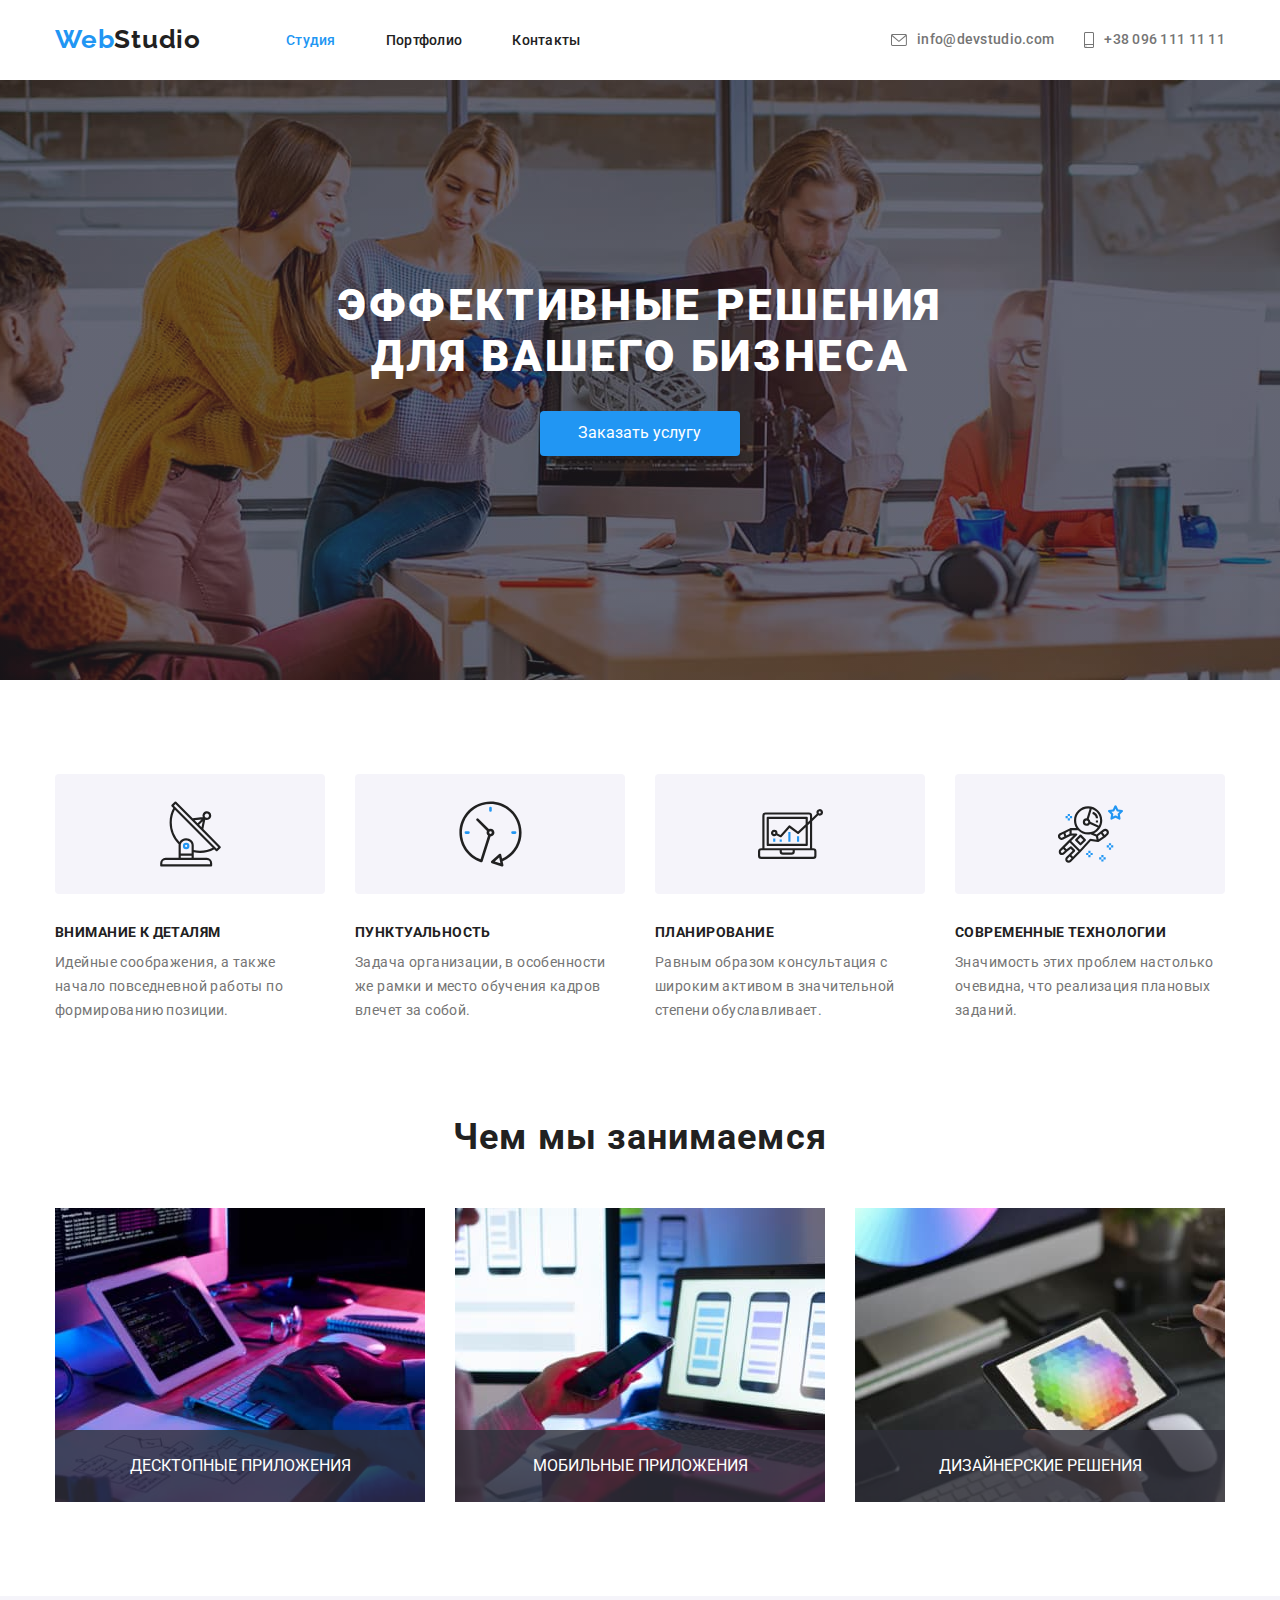
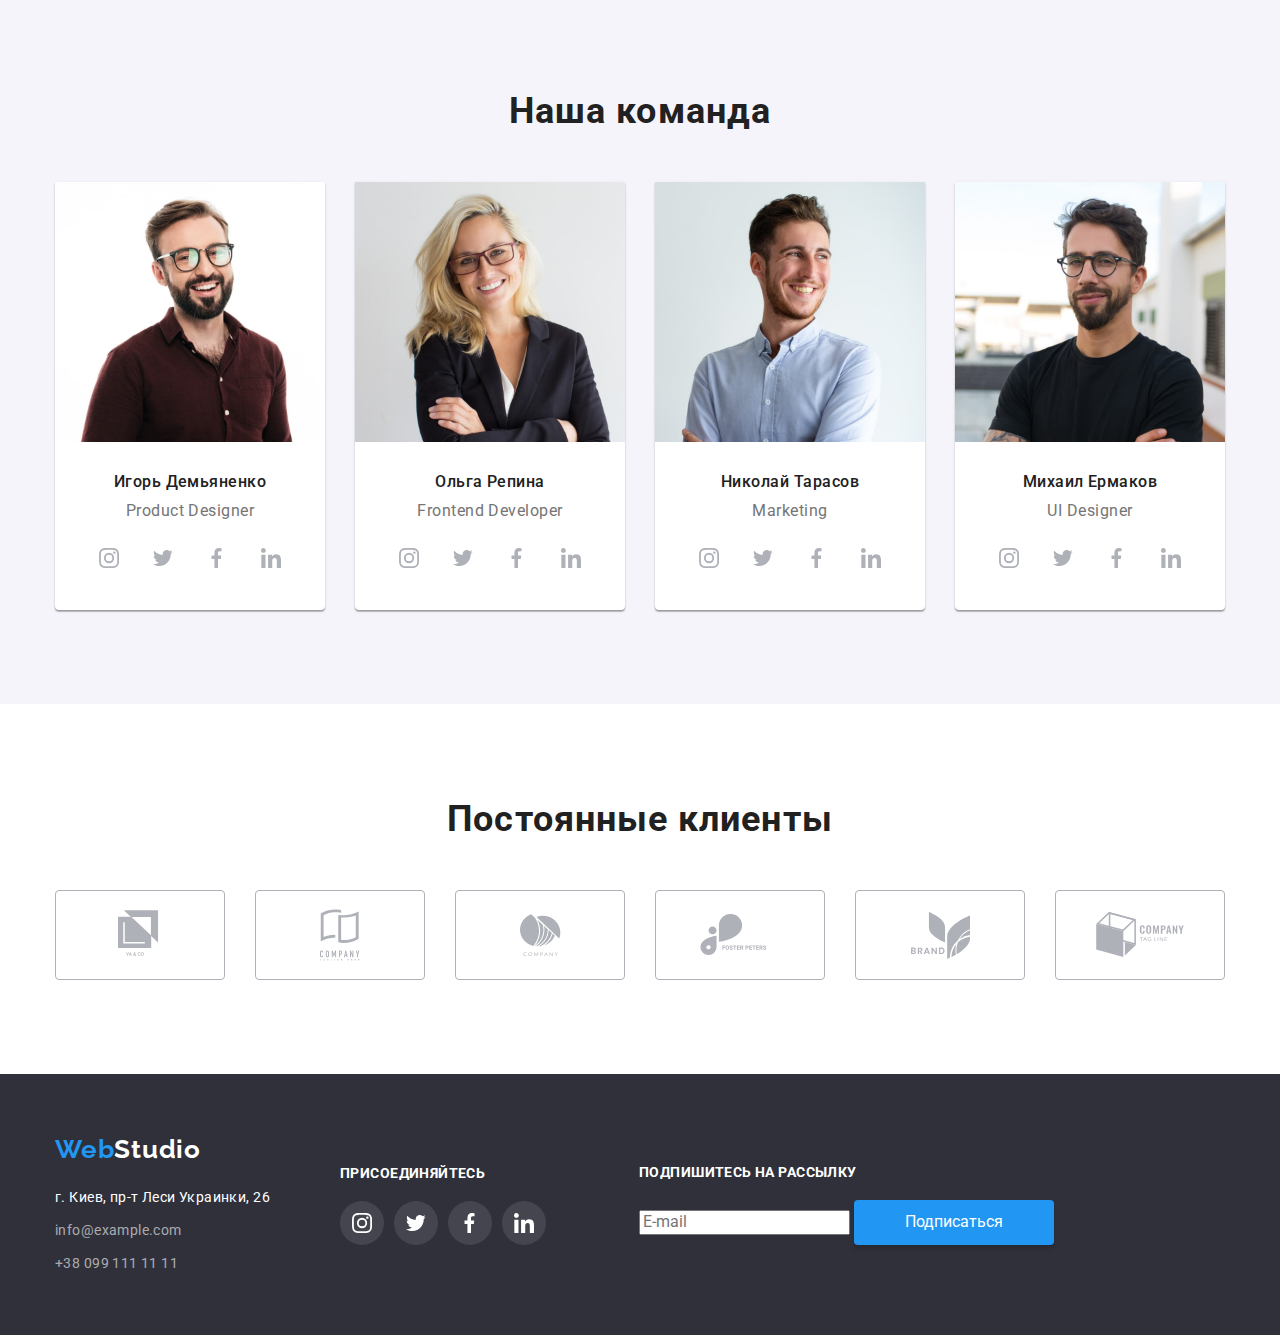
<file: index.html>
<!DOCTYPE html>
<html lang="ru">
  <head>
    <meta charset="UTF-8" />
    <meta name="viewport" content="width=device-width, initial-scale=1.0" />
    <title>WebStudio</title>
    <link
      href="https://fonts.googleapis.com/css2?family=Roboto&display=swap"
      rel="stylesheet"
    />
    <link
      href="https://fonts.googleapis.com/css2?family=Roboto:wght@500&display=swap"
      rel="stylesheet"
    />
    <link
      href="https://fonts.googleapis.com/css2?family=Raleway:wght@700&display=swap"
      rel="stylesheet"
    />
    <link
      rel="stylesheet"
      href="https://cdnjs.cloudflare.com/ajax/libs/modern-normalize/0.7.0/modern-normalize.min.css"
    />
    <link rel="stylesheet" href="./css/studio.css" />
    <link rel="stylesheet" href="./css/main.css" />
  </head>
  <body>
    <!--Шапка сайта-->

    <header class="header">
      <div class="container">
        <nav class="navigation">
          <a class="logo" href="index.html">
            <span class="logo-web">Web</span>Studio
          </a>
          <ul class="site-nav">
            <li class="site-nav-list">
              <a class="current" href="index.html">Студия</a>
            </li>
            <li class="site-nav-list">
              <a href="./portfolio.html">Портфолио</a>
            </li>
            <li class="site-nav-list">
              <a href="#contacts">Контакты</a>
            </li>
          </ul>

          <ul class="contacts">
            <li class="contacts-list">
              <a class="mail-link" href="mailto:info@devstudio.com">
                <svg class="envelope-icon" width="16" height="12">
                  <use href="./img/svg/sprite.svg#icon-envelope"></use>
                </svg>
                info@devstudio.com
              </a>
            </li>
            <li class="contacts-list">
              <a class="tel-link" href="tel:+380961111111">
                <svg class="smartphone-icon" width="10" height="16">
                  <use href="./img/svg/sprite.svg#icon-smartphone"></use>
                </svg>
                +38 096 111 11 11
              </a>
            </li>
          </ul>
        </nav>
      </div>
    </header>

    <main>
      <!--герой-->
      <section class="section-hero">
        <div class="hero-container">
          <h1 class="hero-text">
            Эффективные решения <br />
            для вашего бизнеса
          </h1>
          <button class="button">Заказать услугу</button>
        </div>
      </section>
      <!-- Особенности -->

      <section class="section">
        <div class="container">
          <ul class="features">
            <li class="list antenna">
              <div class="features-background">
                <svg class="features-item" width="65" height="70">
                  <use
                    class="element"
                    href="./img/svg/sprite.svg#icon-antenna"
                  ></use>
                </svg>
              </div>

              <h2 class="features-title">
                Внимание к деталям
              </h2>
              <p class="features-text">
                Идейные соображения, а также начало повседневной работы по
                формированию позиции.
              </p>
            </li>

            <li class="list clock">
              <div class="features-background">
                <svg class="features-item" width="65" height="70">
                  <use href="./img/svg/sprite.svg#icon-clock"></use>
                </svg>
              </div>
              <h2 class="features-title">
                Пунктуальность
              </h2>
              <p class="features-text">
                Задача организации, в особенности же рамки и место обучения
                кадров влечет за собой.
              </p>
            </li>

            <li class="list icon-diagram">
              <div class="features-background">
                <svg class="features-item" width="65" height="70">
                  <use href="./img/svg/sprite.svg#icon-laptop"></use>
                </svg>
              </div>
              <h2 class="features-title">
                Планирование
              </h2>
              <p class="features-text">
                Равным образом консультация с широким активом в значительной
                степени обуславливает.
              </p>
            </li>

            <li class="list icon-astronaut">
              <div class="features-background">
                <svg class="features-item" width="65" height="70">
                  <use href="./img/svg/sprite.svg#icon-astronaut"></use>
                </svg>
              </div>
              <h2 class="features-title">
                Современные технологии
              </h2>
              <p class="features-text">
                Значимость этих проблем настолько очевидна, что реализация
                плановых заданий.
              </p>
            </li>
          </ul>
        </div>

        <!-- Чем мы занимаемся -->

        <div class="container">
          <h3 class="heading">Чем мы занимаемся</h3>
          <ul class="work-examples">
            <li class="list">
              <div class="work-pic-container">
                <img
                  class="work-pic"
                  src="./img/what-we-do/imgLT.jpg"
                  alt="на фото ноутбук"
                />

                <p class="work-text">Десктопные приложения</p>
              </div>
            </li>
            <li class="list">
              <div class="work-pic-container">
                <img
                  class="work-pic"
                  src="./img/what-we-do/secondLT.jpg"
                  alt="картинка мобильного телефона"
                />
                <p class="work-text">Мобильные приложения</p>
              </div>
            </li>
            <li class="list">
              <div class="work-pic-container">
                <img
                  class="work-pic"
                  src="./img/what-we-do/tablet.jpg"
                  alt="картинка компьютера от компании Эпл"
                />
                <p class="work-text">Дизайнерские решения</p>
              </div>
            </li>
          </ul>
        </div>
      </section>

      <!-- Наша команда -->

      <section class="section section-team">
        <div class="container">
          <h3 class="heading">Наша команда</h3>
          <ul class="team">
            <li class="list">
              <img
                class="photo"
                src="./img/team/igordemianenko.jpg"
                alt="На фото Игорь Демьяненко, дизайнер продукта"
                width="270"
              />
              <div class="team-elements">
                <h4 class="names">Игорь Демьяненко</h4>
                <p class="profession">
                  Product Designer
                </p>
                <ul class="socials">
                  <li class="socials-list">
                    <a
                      class="link"
                      href="https://www.instagram.com/"
                      target="_blank"
                      rel="noreferrer noopener"
                    >
                      <svg class="socials-icon" width="20" height="20">
                        <use href="./img/svg/sprite.svg#icon-instagram"></use>
                      </svg>
                    </a>
                  </li>
                  <li class="socials-list">
                    <a
                      class="link"
                      href="https://twitter.com/"
                      target="_blank"
                      rel="noreferrer noopener"
                    >
                      <svg class="socials-icon" width="20" height="20">
                        <use href="./img/svg/sprite.svg#icon-twitter"></use>
                      </svg>
                    </a>
                  </li>
                  <li class="socials-list">
                    <a
                      class="link"
                      href="https://www.facebook.com/"
                      target="_blank"
                      rel="noreferrer noopener"
                    >
                      <svg class="socials-icon" width="20" height="20">
                        <use href="./img/svg/sprite.svg#icon-facebook"></use>
                      </svg>
                    </a>
                  </li>
                  <li class="socials-list">
                    <a
                      class="link"
                      href="https://www.linkedin.com/"
                      target="_blank"
                      rel="noreferrer noopener"
                    >
                      <svg class="socials-icon" width="20" height="20">
                        <use href="./img/svg/sprite.svg#icon-linkedin"></use>
                      </svg>
                    </a>
                  </li>
                </ul>
              </div>
            </li>

            <li class="list">
              <img
                class="photo"
                src="./img/team/olgarepina.jpg"
                alt="На фото Ольга Репина, веб разработчик"
                width="270"
              />
              <div class="team-elements">
                <h4 class="names">Ольга Репина</h4>
                <p class="profession">
                  Frontend Developer
                </p>
                <ul class="socials">
                  <li class="socials-list">
                    <a
                      class="link"
                      href="https://www.instagram.com/"
                      target="_blank"
                      rel="noreferrer noopener"
                    >
                      <svg class="socials-icon" width="20" height="20">
                        <use href="./img/svg/sprite.svg#icon-instagram"></use>
                      </svg>
                    </a>
                  </li>
                  <li class="socials-list">
                    <a
                      class="link"
                      href="https://twitter.com/"
                      target="_blank"
                      rel="noreferrer noopener"
                    >
                      <svg class="socials-icon" width="20" height="20">
                        <use href="./img/svg/sprite.svg#icon-twitter"></use>
                      </svg>
                    </a>
                  </li>
                  <li class="socials-list">
                    <a
                      class="link"
                      href="https://www.facebook.com/"
                      target="_blank"
                      rel="noreferrer noopener"
                    >
                      <svg class="socials-icon" width="20" height="20">
                        <use href="./img/svg/sprite.svg#icon-facebook"></use>
                      </svg>
                    </a>
                  </li>
                  <li class="socials-list">
                    <a
                      class="link"
                      href="https://www.linkedin.com/"
                      target="_blank"
                      rel="noreferrer noopener"
                    >
                      <svg class="socials-icon" width="20" height="20">
                        <use href="./img/svg/sprite.svg#icon-linkedin"></use>
                      </svg>
                    </a>
                  </li>
                </ul>
              </div>
            </li>

            <li class="list">
              <img
                class="photo"
                src="./img/team/nikolaitarasov.jpg"
                alt="На фото Николай Тарасов, маркетолог"
                width="270"
              />
              <div class="team-elements">
                <h4 class="names">Николай Тарасов</h4>
                <p class="profession">
                  Marketing
                </p>
                <ul class="socials">
                  <li class="socials-list">
                    <a
                      class="link"
                      href="https://www.instagram.com/"
                      target="_blank"
                      rel="noreferrer noopener"
                    >
                      <svg class="socials-icon" width="20" height="20">
                        <use href="./img/svg/sprite.svg#icon-instagram"></use>
                      </svg>
                    </a>
                  </li>
                  <li class="socials-list">
                    <a
                      class="link"
                      href="https://twitter.com/"
                      target="_blank"
                      rel="noreferrer noopener"
                    >
                      <svg class="socials-icon" width="20" height="20">
                        <use href="./img/svg/sprite.svg#icon-twitter"></use>
                      </svg>
                    </a>
                  </li>
                  <li class="socials-list">
                    <a
                      class="link"
                      href="https://www.facebook.com/"
                      target="_blank"
                      rel="noreferrer noopener"
                    >
                      <svg class="socials-icon" width="20" height="20">
                        <use href="./img/svg/sprite.svg#icon-facebook"></use>
                      </svg>
                    </a>
                  </li>
                  <li class="socials-list">
                    <a
                      class="link"
                      href="https://www.linkedin.com/"
                      target="_blank"
                      rel="noreferrer noopener"
                    >
                      <svg class="socials-icon" width="20" height="20">
                        <use href="./img/svg/sprite.svg#icon-linkedin"></use>
                      </svg>
                    </a>
                  </li>
                </ul>
              </div>
            </li>

            <li class="list">
              <img
                class="photo"
                src="./img/team/mikhailiermakov.jpg"
                alt="На фото Михаил Ермаков, дизайнер"
                width="270"
              />
              <div class="team-elements">
                <h4 class="names">Михаил Ермаков</h4>
                <p class="profession">
                  UI Designer
                </p>
                <ul class="socials">
                  <li class="socials-list">
                    <a
                      class="link"
                      href="https://www.instagram.com/"
                      target="_blank"
                      rel="noreferrer noopener"
                    >
                      <svg class="socials-icon" width="20" height="20">
                        <use href="./img/svg/sprite.svg#icon-instagram"></use>
                      </svg>
                    </a>
                  </li>
                  <li class="socials-list">
                    <a
                      class="link"
                      href="https://twitter.com/"
                      target="_blank"
                      rel="noreferrer noopener"
                    >
                      <svg class="socials-icon" width="20" height="20">
                        <use href="./img/svg/sprite.svg#icon-twitter"></use>
                      </svg>
                    </a>
                  </li>
                  <li class="socials-list">
                    <a
                      class="link"
                      href="https://www.facebook.com/"
                      target="_blank"
                      rel="noreferrer noopener"
                    >
                      <svg class="socials-icon" width="20" height="20">
                        <use href="./img/svg/sprite.svg#icon-facebook"></use>
                      </svg>
                    </a>
                  </li>
                  <li class="socials-list">
                    <a
                      class="link"
                      href="https://www.linkedin.com/"
                      target="_blank"
                      rel="noreferrer noopener"
                    >
                      <svg class="socials-icon" width="20" height="20">
                        <use href="./img/svg/sprite.svg#icon-linkedin"></use>
                      </svg>
                    </a>
                  </li>
                </ul>
              </div>
            </li>
          </ul>
        </div>
      </section>

      <!-- Постоянные клиенты -->

      <section class="section">
        <div class="container">
          <h3 class="heading">Постоянные клиенты</h3>
          <ul class="clients">
            <li class="list">
              <a href="" class="clients-icon">
                <svg class="" width="44.27" height="49.23">
                  <use href="./img/svg/sprite.svg#icon-a-client"></use>
                </svg>
              </a>
            </li>
            <li class="list">
              <a href="" class="clients-icon">
                <svg class="" width="40" height="52">
                  <use href="./img/svg/sprite.svg#icon-b-client"></use>
                </svg>
              </a>
            </li>
            <li class="list">
              <a href="" class="clients-icon">
                <svg class="" width="41" height="42.6">
                  <use href="./img/svg/sprite.svg#icon-c-client"></use>
                </svg>
              </a>
            </li>
            <li class="list">
              <a href="" class="clients-icon">
                <svg class="" width="79.66" height="42.02">
                  <use href="./img/svg/sprite.svg#icon-d-client"></use>
                </svg>
              </a>
            </li>
            <li class="list">
              <a href="" class="clients-icon">
                <svg class="" width="59" height="47">
                  <use href="./img/svg/sprite.svg#icon-e-client"></use>
                </svg>
              </a>
            </li>
            <li class="list">
              <a href="" class="clients-icon">
                <svg class="" width="88.48" height="45.44">
                  <use href="./img/svg/sprite.svg#icon-f-client"></use>
                </svg>
              </a>
            </li>
          </ul>
        </div>
      </section>
    </main>

    <!--Подвал-->

    <footer class="footer">
      <div class="container footer-container">
        <div class="address-container">
          <a class="footer-logo" href="./index.html">
            <span class="logo-web">Web</span
            ><span class="studio-title">Studio</span>
          </a>
          <address class="address-info" id="contacts">
            г. Киев, пр-т Леси Украинки, 26 <br />
            <a class="footer-contacts" href="mailto:info@example.com">
              info@example.com
            </a>
            <br />
            <a class="footer-contacts" href="tel:+380991111111">
              +38 099 111 11 11
            </a>
          </address>
        </div>

        <!--Блок с соц сетями-->
        <div class="socials-container">
          <b class="text-join">присоединяйтесь</b>
          <ul class="footer-socials">
            <li class="footer-socials-list">
              <a
                class="footer-link"
                href="https://www.instagram.com/"
                target="_blank"
                rel="noreferrer noopener"
              >
                <svg class="socials-icon" width="20" height="20">
                  <use href="./img/svg/sprite.svg#icon-instagram"></use>
                </svg>
              </a>
            </li>
            <li class="footer-socials-list">
              <a
                class="footer-link"
                href="https://twitter.com/"
                target="_blank"
                rel="noreferrer noopener"
              >
                <svg class="socials-icon" width="20" height="20">
                  <use href="./img/svg/sprite.svg#icon-twitter"></use>
                </svg>
              </a>
            </li>
            <li class="footer-socials-list">
              <a
                class="footer-link"
                href="https://www.facebook.com/"
                target="_blank"
                rel="noreferrer noopener"
              >
                <svg class="socials-icon" width="20" height="20">
                  <use href="./img/svg/sprite.svg#icon-facebook"></use>
                </svg>
              </a>
            </li>
            <li class="footer-socials-list">
              <a
                class="footer-link"
                href="https://www.linkedin.com/"
                target="_blank"
                rel="noreferrer noopener"
              >
                <svg class="socials-icon" width="20" height="20">
                  <use href="./img/svg/sprite.svg#icon-linkedin"></use>
                </svg>
              </a>
            </li>
          </ul>
        </div>
        <!--Блок рассылка-->
        <div class="asign-container">
          <b class="subscribe-text">Подпишитесь на рассылку</b>
          <input type="email" placeholder="E-mail" />
          <input class="button" type="button" value="Подписаться" />
        </div>
      </div>
    </footer>
  </body>
</html>
</file>
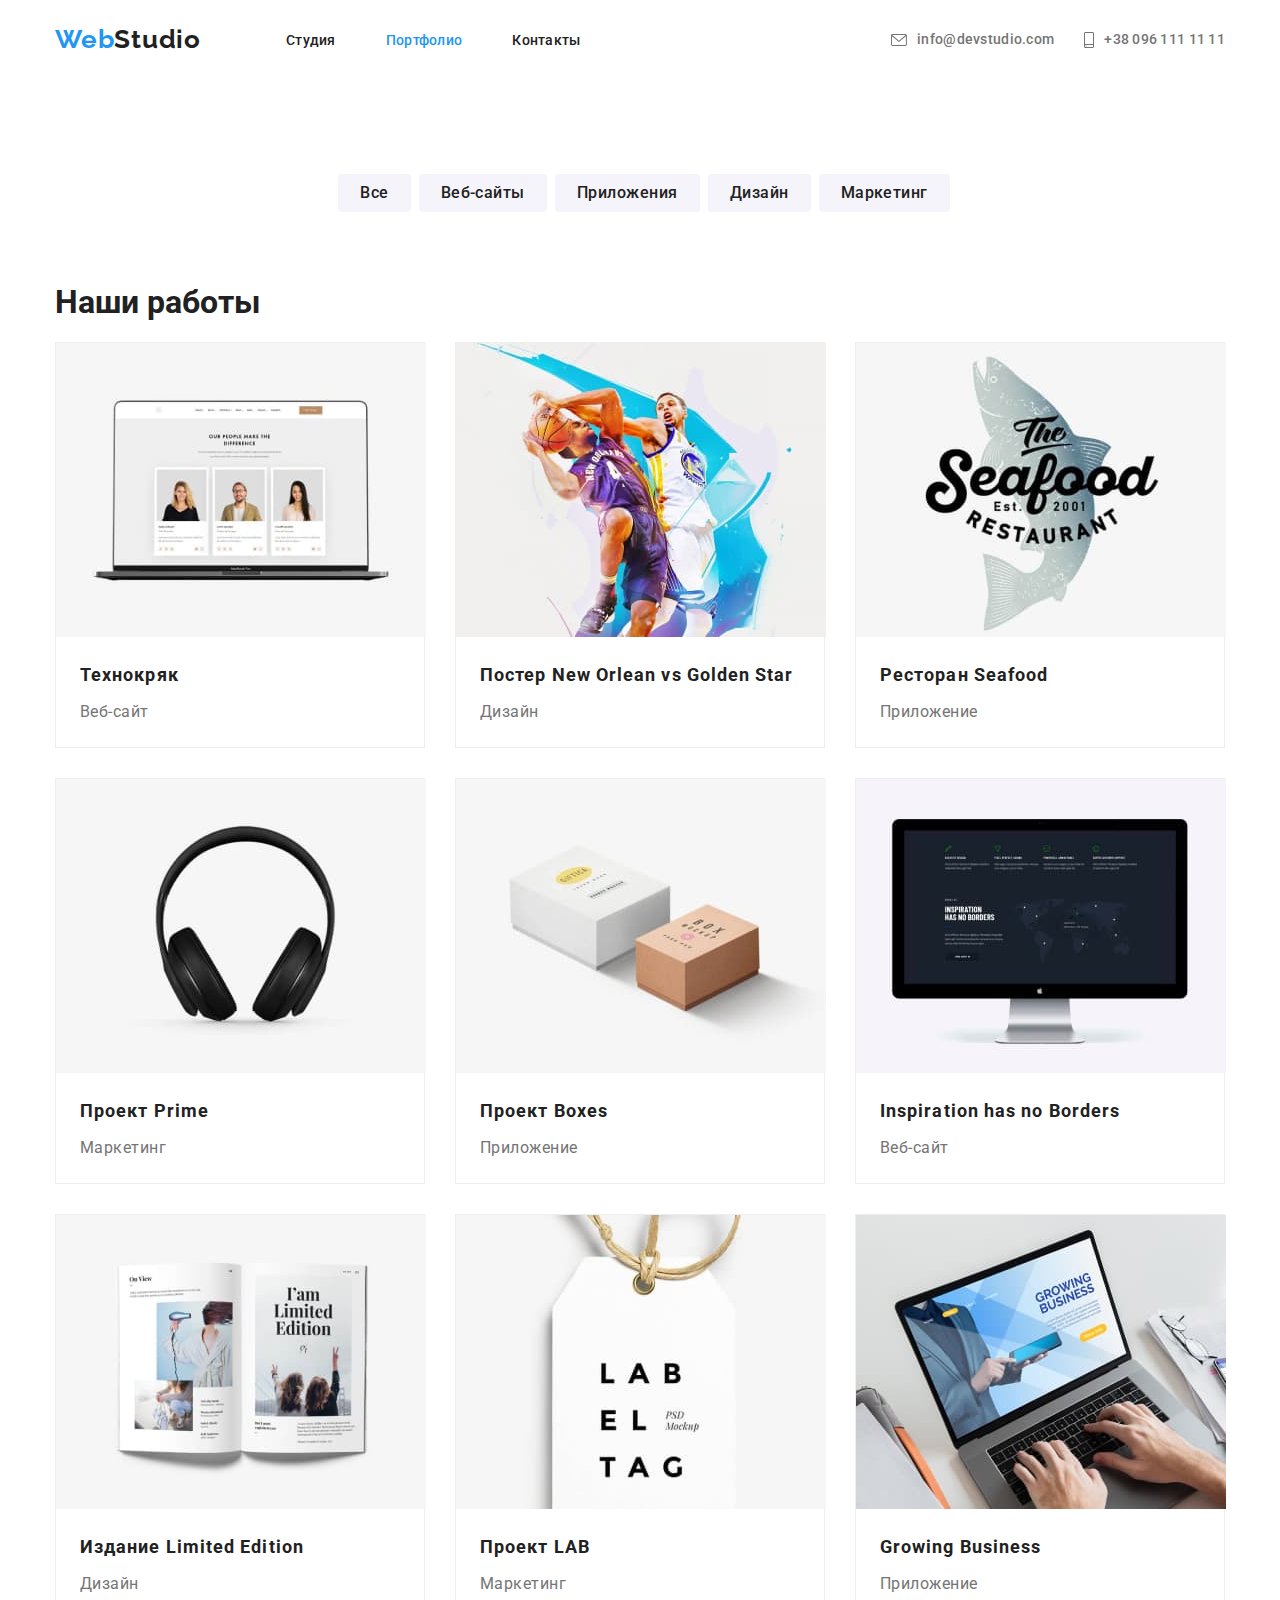
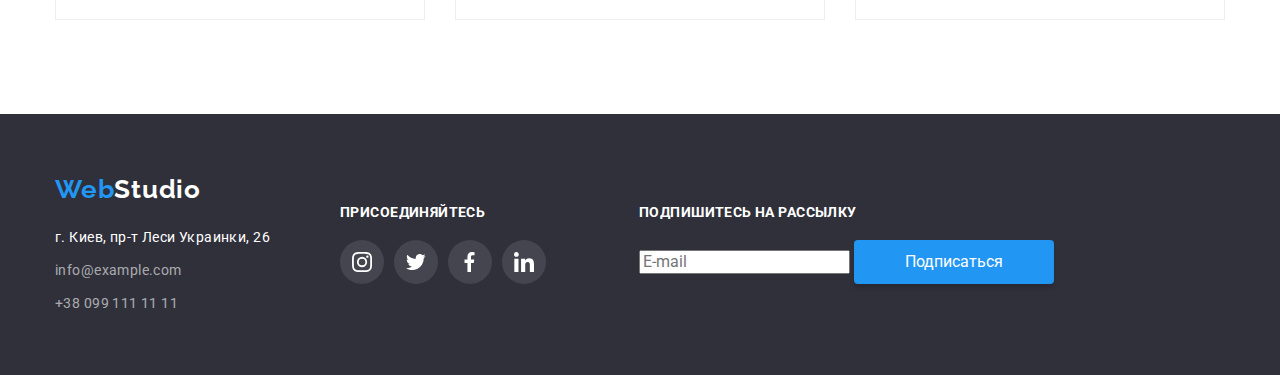
<file: portfolio.html>
<!DOCTYPE html>
<html lang="ru">
  <head>
    <meta charset="UTF-8" />
    <meta name="viewport" content="width=device-width, initial-scale=1.0" />
    <title>Портфолио</title>
    <link
      href="https://fonts.googleapis.com/css2?family=Raleway:wght@700&display=swap"
      rel="stylesheet"
    />
    <link
      href="https://fonts.googleapis.com/css2?family=Roboto&display=swap"
      rel="stylesheet"
    />
    <link
      href="https://fonts.googleapis.com/css2?family=Roboto:wght@500&display=swap"
      rel="stylesheet"
    />
    <link
      rel="stylesheet"
      href="https://cdnjs.cloudflare.com/ajax/libs/modern-normalize/0.7.0/modern-normalize.min.css"
    />
    <link rel="stylesheet" href="./css/portfolio.css" />
    <link rel="stylesheet" href="./css/main.css" />
  </head>
  <body>
    <!-- Шапка сайта -->

    <header class="header">
      <div class="container">
        <nav class="navigation">
          <a class="logo" href="index.html">
            <span class="logo-web">Web</span>Studio
          </a>
          <ul class="site-nav">
            <li class="site-nav-list">
              <a href="index.html">Студия</a>
            </li>
            <li class="site-nav-list">
              <a class="current" href="./portfolio.html">Портфолио</a>
            </li>
            <li class="site-nav-list">
              <a href="#contacts">Контакты</a>
            </li>
          </ul>
          <ul class="contacts">
            <li class="contacts-list">
              <a class="mail-link" href="mailto:info@devstudio.com">
                <svg class="envelope-icon" width="16" height="12">
                  <use href="./img/svg/sprite.svg#icon-envelope"></use>
                </svg>
                info@devstudio.com
              </a>
            </li>
            <li class="contacts-list">
              <a class="tel-link" href="tel:+380961111111">
                <svg class="smartphone-icon" width="10" height="16">
                  <use href="./img/svg/sprite.svg#icon-smartphone"></use>
                </svg>
                +38 096 111 11 11
              </a>
            </li>
          </ul>
        </nav>
      </div>
    </header>

    <!-- Основной контент -->
    <main>
      <!-- Наши работы -->

      <section class="main-section">
        <div class="container">
          <ul class="radio-buttons">
            <li class="list">
              <a class="items" href="">
                Все
              </a>
            </li>
            <li class="list">
              <a class="items" href="">
                Веб-сайты
              </a>
            </li>
            <li class="list">
              <a class="items" href="">
                Приложения
              </a>
            </li>
            <li class="list">
              <a class="items" href="">
                Дизайн
              </a>
            </li>
            <li class="list">
              <a class="items" href="">
                Маркетинг
              </a>
            </li>
          </ul>

          <!-- Наши работы -->

          <h1 class="hidden">Наши работы</h1>

          <ul class="our-projects">
            <li class="projects-list">
              <a href="" class="projects-link">
                <img
                  class="portfolio-pic"
                  src="./img/portfolio-linked-pic/section1/tekhnokriak.jpg"
                  alt="ноутбук"
                />
                <div class="test">
                  <p class="description">
                    Технокряк это современная площадка распространения
                    коронавируса. Компании используют эту платформу для
                    цифрового шпионажа и атак на защищённые сервера конкурентов.
                  </p>
                </div>

                <div class="item-container">
                  <h2>
                    Технокряк
                  </h2>
                  <p>Веб-сайт</p>
                </div>
              </a>
            </li>

            <li class="projects-list">
              <a href="" class="projects-link">
                <img
                  class="portfolio-pic"
                  src="./img/portfolio-linked-pic/section1/basketballplayers.jpg"
                  alt="два баскетболиста в игре"
                />
                <p class="description">
                  Технокряк это современная площадка распространения
                  коронавируса. Компании используют эту платформу для цифрового
                  шпионажа и атак на защищённые сервера конкурентов.
                </p>
                <div class="item-container">
                  <h2>
                    Постер New Orlean vs Golden Star
                  </h2>
                  <p>Дизайн</p>
                </div>
              </a>
            </li>

            <li class="projects-list">
              <a href="" class="projects-link">
                <img
                  class="portfolio-pic"
                  src="./img/portfolio-linked-pic/section1/seafood.jpg"
                  alt="логотип ресторна морепродуктов"
                />
                <p class="description">
                  Технокряк это современная площадка распространения
                  коронавируса. Компании используют эту платформу для цифрового
                  шпионажа и атак на защищённые сервера конкурентов.
                </p>
                <div class="item-container">
                  <h2>Ресторан Seafood</h2>
                  <p>Приложение</p>
                </div>
              </a>
            </li>

            <li class="projects-list">
              <a href="" class="projects-link">
                <img
                  class="portfolio-pic"
                  src="./img/portfolio-linked-pic/section2/headphone.jpg"
                  alt="наушники"
                />
                <p class="description">
                  Технокряк это современная площадка распространения
                  коронавируса. Компании используют эту платформу для цифрового
                  шпионажа и атак на защищённые сервера конкурентов.
                </p>
                <div class="item-container">
                  <h2>
                    Проект Prime
                  </h2>
                  <p>
                    Маркетинг
                  </p>
                </div>
              </a>
            </li>

            <li class="projects-list">
              <a href="" class="projects-link">
                <img
                  class="portfolio-pic"
                  src="./img/portfolio-linked-pic/section2/boxes.jpg"
                  alt="картинка двух коробочек"
                />
                <p class="description">
                  Технокряк это современная площадка распространения
                  коронавируса. Компании используют эту платформу для цифрового
                  шпионажа и атак на защищённые сервера конкурентов.
                </p>
                <div class="item-container">
                  <h2>
                    Проект Boxes
                  </h2>
                  <p>Приложение</p>
                </div>
              </a>
            </li>

            <li class="projects-list">
              <a href="" class="projects-link">
                <img
                  class="portfolio-pic"
                  src="./img/portfolio-linked-pic/section2/imac.jpg"
                  alt="компьютер"
                />
                <p class="description">
                  Технокряк это современная площадка распространения
                  коронавируса. Компании используют эту платформу для цифрового
                  шпионажа и атак на защищённые сервера конкурентов.
                </p>
                <div class="item-container">
                  <h2>
                    <span lang="en">Inspiration has no Borders</span>
                  </h2>
                  <p>Веб-сайт</p>
                </div>
              </a>
            </li>

            <li class="projects-list">
              <a href="" class="projects-link">
                <img
                  class="portfolio-pic"
                  src="./img/portfolio-linked-pic/section3/paper.jpg"
                  alt="изображение журнала"
                />
                <p class="description">
                  Технокряк это современная площадка распространения
                  коронавируса. Компании используют эту платформу для цифрового
                  шпионажа и атак на защищённые сервера конкурентов.
                </p>
                <div class="item-container">
                  <h2>Издание <span lang="en">Limited Edition</span></h2>
                  <p>Дизайн</p>
                </div>
              </a>
            </li>

            <li class="projects-list">
              <a href="" class="projects-link">
                <img
                  class="portfolio-pic"
                  src="./img/portfolio-linked-pic/section3/label.jpg"
                  alt="бирка"
                />
                <p class="description">
                  Технокряк это современная площадка распространения
                  коронавируса. Компании используют эту платформу для цифрового
                  шпионажа и атак на защищённые сервера конкурентов.
                </p>
                <div class="item-container">
                  <h2>Проект <span lang="en">LAB</span></h2>
                  <p>Маркетинг</p>
                </div>
              </a>
            </li>

            <li class="projects-list">
              <a href="" class="projects-link">
                <img
                  class="portfolio-pic"
                  src="./img/portfolio-linked-pic/section3/laptop.jpg"
                  alt="ноутбук"
                />
                <p class="description">
                  Технокряк это современная площадка распространения
                  коронавируса. Компании используют эту платформу для цифрового
                  шпионажа и атак на защищённые сервера конкурентов.
                </p>
                <div class="item-container">
                  <h2>
                    <span lang="en">Growing Business</span>
                  </h2>
                  <p>Приложение</p>
                </div>
              </a>
            </li>
          </ul>
        </div>
      </section>
    </main>

    <!--  Подвал -->
    <footer class="footer">
      <div class="container footer-container">
        <div class="address-container">
          <a class="footer-logo" href="./index.html">
            <span class="logo-web">Web</span
            ><span class="studio-title">Studio</span>
          </a>
          <address class="address-info" id="contacts">
            г. Киев, пр-т Леси Украинки, 26 <br />
            <a class="footer-contacts" href="mailto:info@example.com">
              info@example.com
            </a>
            <br />
            <a class="footer-contacts" href="tel:+380991111111">
              +38 099 111 11 11
            </a>
          </address>
        </div>
        <!--Блок с соц сетями-->
        <div class="socials-container">
          <b class="text-join">присоединяйтесь</b>
          <ul class="footer-socials">
            <li class="footer-socials-list">
              <a
                class="footer-link"
                href="https://www.instagram.com/"
                target="_blank"
                rel="noreferrer noopener"
              >
                <svg class="socials-icon" width="20" height="20">
                  <use href="./img/svg/sprite.svg#icon-instagram"></use>
                </svg>
              </a>
            </li>
            <li class="footer-socials-list">
              <a
                class="footer-link"
                href="https://twitter.com/"
                target="_blank"
                rel="noreferrer noopener"
              >
                <svg class="socials-icon" width="20" height="20">
                  <use href="./img/svg/sprite.svg#icon-twitter"></use>
                </svg>
              </a>
            </li>
            <li class="footer-socials-list">
              <a
                class="footer-link"
                href="https://www.facebook.com/"
                target="_blank"
                rel="noreferrer noopener"
              >
                <svg class="socials-icon" width="20" height="20">
                  <use href="./img/svg/sprite.svg#icon-facebook"></use>
                </svg>
              </a>
            </li>
            <li class="footer-socials-list">
              <a
                class="footer-link"
                href="https://www.linkedin.com/"
                target="_blank"
                rel="noreferrer noopener"
              >
                <svg class="socials-icon" width="20" height="20">
                  <use href="./img/svg/sprite.svg#icon-linkedin"></use>
                </svg>
              </a>
            </li>
          </ul>
        </div>
        <!--Блок рассылка-->
        <div class="asign-container">
          <b class="subscribe-text">Подпишитесь на рассылку</b>
          <input type="email" placeholder="E-mail" />
          <input class="button" type="button" value="Подписаться" />
        </div>
      </div>
    </footer>
  </body>
</html>
</file>
<file: css/studio.css>
:root {
  --primary-text-color: #212121;
  --secondary-text-color: #757575;
  --third-text-color: #ffffff;
  --accent-color: #2196f3;
  --mail-tel-hover-color: #2196f3;
  --hover-color: #188ce8;
  --hero-background-color: #c4c4c4;
  --hero-overlay-color: rgba(47, 48, 58, 0.4);
  --hero-text-color: #ffffff;
  --main-background-color: #ffffff;
  --footer-background-color: #2f303a;
  --footer-contacts-color: rgba(255, 255, 255, 0.6);
  --primary-button-color: #2196f3;
  --border-color: #afb1b8;
  --features-background-color: #f5f4fa;
  --clients-hover-color: #2196f3;
  --socials-hover-color: #2196f3;
  --socials-hover-fill: #ffffff;
  --icon-fill: #afb1b8;
  --team-background-color: #f5f4fa;
  --footer-icon-fill: #ffffff;
}

/* Герой */

.hero-container {
  margin-left: auto;
  margin-right: auto;
}
.hero-text {
  margin-top: 0px;
  margin-bottom: 30px;
  color: var(--hero-text-color);
  text-transform: uppercase;
  font-weight: 900;
  font-size: 44px;

  text-align: center;
  letter-spacing: 0.06em;
}
.section-hero {
  display: flex;
  padding-top: 200px;
  padding-bottom: 200px;
  text-align: center;

  max-width: 1600px;
  height: 600px;
  margin-left: auto;
  margin-right: auto;

  background-color: var(--hero-background-color);
  background-image: linear-gradient(
      rgba(47, 48, 58, 0.4) 0%,
      rgba(47, 48, 58, 0.4) 100%
    ),
    url('../img/header-img/headerimg.jpg');
  background-repeat: no-repeat;
  background-position: center;
  background-size: cover;
}
/* Заголовки */

.heading {
  margin-top: 0px;
  margin-bottom: 50px;
  padding: 0px;
  text-align: center;

  font-style: normal;
  font-weight: bold;
  font-size: 36px;
  line-height: 42px;
  letter-spacing: 0.03em;
}

/* Особенности */

.features {
  display: flex;
  flex-wrap: wrap;

  margin: 0px;
  padding: 0px;
}
.features {
  margin-bottom: 94px;
}

.features .list {
  width: 270px;
  margin-right: 30px;
}
.features .list:nth-child(4n) {
  margin-right: 0px;
}

.features-background {
  display: flex;
  margin-bottom: 30px;
  height: 120px;
  border-radius: 4px;

  align-items: center;
  justify-content: center;
  background-color: var(--features-background-color);
}

.features-title {
  margin: 0px;
  margin-bottom: 10px;
  padding: 0px;

  font-style: normal;
  font-weight: bold;
  font-size: 14px;
  line-height: 16px;
  letter-spacing: 0.03em;
  text-transform: uppercase;
}

.features-text {
  margin: 0px;
  padding: 0px;

  color: var(--secondary-text-color);
  font-style: normal;
  font-weight: normal;
  font-size: 14px;
  line-height: 24px;
  letter-spacing: 0.03em;
}

/* Чем мы занимаемся */

.work-examples {
  display: flex;
  flex-wrap: wrap;

  margin: 0px;
  padding: 0px;
}
.work-examples .list {
  margin-right: 30px;
}
.work-examples .list:nth-child(3n) {
  margin-right: 0px;
}
.work-pic-container {
  position: relative;
}
.work-pic {
  display: block;
}
.work-text {
  position: absolute;
  width: 370px;
  bottom: 0;
  right: 0;
  margin: 0px;
  padding: 0px;
}
.work-text {
  text-align: center;
  padding: 27px 0px;

  background: rgba(47, 48, 58, 0.8);
  color: var(--third-text-color);
  text-transform: uppercase;
}

/* Наша команда */
.section:nth-child(3) {
  background-color: var(--team-background-color);
}
.team {
  display: flex;
  flex-wrap: wrap;
  margin: 0px;
  padding: 0px;
}
.names,
.profession,
.socials {
  margin: 0px;
  padding: 0px;
}

.profession {
  margin-bottom: 16px;
  font-style: normal;
  font-weight: normal;
  font-size: 16px;
  line-height: 19px;
  color: var(--secondary-text-color);
  text-align: center;
  letter-spacing: 0.03em;
}
.names {
  margin-bottom: 10px;
  font-weight: 500;
  font-size: 16px;
  line-height: 19px;

  text-align: center;
  letter-spacing: 0.03em;
}
.team .list {
  text-align: center;
  margin-right: 30px;

  width: calc((100% - 30px * 3) / 4);
  background-color: var(--main-background-color);
  box-shadow: 0px 1px 3px rgba(0, 0, 0, 0.12), 0px 1px 1px rgba(0, 0, 0, 0.14),
    0px 2px 1px rgba(0, 0, 0, 0.2);
  border-radius: 0px 0px 4px 4px;
}
.list:nth-child(4n) {
  margin-right: 0px;
}

.photo {
  display: block;
}
.team-elements {
  padding: 30px 32px;
}
.socials {
  display: flex;
}
.socials-list {
  width: 44px;
  height: 44px;
  margin-right: 10px;
}
.link {
  display: flex;
  align-items: center;
  justify-content: center;
  width: 44px;
  height: 44px;
  border-radius: 50%;

  fill: var(--icon-fill);
}
.link:hover,
.link:focus {
  transition: 250ms;
  background-color: var(--socials-hover-color);
  fill: var(--socials-hover-fill);
}

.socials-list:nth-child(4) {
  margin-right: 0px;
}
/* Постоянные клиенты */
.clients {
  display: flex;
  flex-wrap: wrap;
  margin: 0px;
  padding: 0px;
}

.clients .list {
  margin-right: 30px;
}
.clients-icon {
  display: flex;
  width: 170px;
  height: 90px;
  align-items: center;
  justify-content: center;

  border: 1px solid var(--border-color);
  border-radius: 4px;
  fill: var(--icon-fill);
}
.clients-icon:hover,
.clients-icon:focus {
  transition: 250ms;
  color: var(--clients-hover-color);
  fill: var(--clients-hover-fill);
  border: 1px solid var(--clients-hover-color);
}
.clients .list:nth-child(6n) {
  margin-right: 0px;
}
</file>
<file: css/main.css>
* {
  text-decoration: none;
}
:root {
  --primary-text-color: #212121;
  --secondary-text-color: #757575;
  --third-text-color: #ffffff;
  --accent-color: #2196f3;
  --mail-tel-hover-color: #2196f3;
  --hover-color: #188ce8;
  --hero-background-color: #c4c4c4;
  --hero-overlay-color: rgba(47, 48, 58, 0.4);
  --hero-text-color: #ffffff;
  --main-background-color: #ffffff;
  --footer-background-color: #2f303a;
  --footer-contacts-color: rgba(255, 255, 255, 0.6);
  --primary-button-color: #2196f3;
  --border-color: #afb1b8;
  --features-background-color: #f5f4fa;
  --clients-hover-color: #2196f3;
  --clients-hover-fill: #2196f3;
  --socials-hover-color: #2196f3;
  --socials-hover-fill: #ffffff;
  --icon-fill: #afb1b8;
  --team-background-color: #f5f4fa;
  --footer-icon-fill: #ffffff;
  --footer-icon-background-color: rgba(255, 255, 255, 0.1);
}

.socials-list,
.footer-socials,
.list,
.site-nav-list,
.contacts-list {
  list-style: none;
}

.container {
  width: 1200px;

  padding-left: 15px;
  padding-right: 15px;

  margin-left: auto;
  margin-right: auto;
}
.section {
  padding-top: 94px;
  padding-bottom: 94px;
}

/******************************************/

body {
  background-color: var(--main-background-color);
  color: var(--primary-text-color);
  font-family: 'Roboto', sans-serif;
}

/* Шапка сайта */

.logo {
  font-family: 'Raleway', sans-serif;
  font-weight: bold;
  font-size: 26px;
  color: var(--primary-text-color);
  letter-spacing: 0.03em;
}
.logo-web {
  color: var(--accent-color);
}
.site-nav {
  padding: 0px;
  margin: 0px;
}
.site-nav {
  display: flex;
  margin-right: auto;
  margin-left: 85px;
}
.site-nav-list:not(:last-child) {
  margin-right: 50px;
}
.site-nav-list a {
  display: flex;
  padding: 32px 0px;
  color: var(--primary-text-color);
}
.site-nav-list {
  display: flex;
  align-items: center;
}
.site-nav a:hover,
.site-nav a:focus {
  transition: 250ms;
  color: var(--primary-button-color);
}
.site-nav-list {
  font-weight: 500;
  font-size: 14px;

  letter-spacing: 0.02em;
}
.site-nav-list .current {
  color: var(--accent-color);
}
.navigation {
  display: flex;
  align-items: center;
}

/* Шапка. Почта и телефон */
.contacts {
  display: flex;
  align-items: center;

  font-style: normal;
  font-weight: 500;
  font-size: 14px;
  line-height: 1.14px;
  letter-spacing: 0.02em;
}
.envelope-icon,
.smartphone-icon {
  margin-right: 10px;
}
.tel-link,
.mail-link {
  display: flex;
  margin-left: 30px;
  align-items: center;

  font-weight: 500;
  font-size: 14px;
  line-height: 1.14;
  letter-spacing: 0.02em;
  color: var(--secondary-text-color);
  fill: var(--secondary-text-color);
}
.mail-link {
  margin-left: 0px;
}
.mail-link:hover,
.mail-link:focus,
.tel-link:hover,
.tel-link:focus {
  transition: 250ms;
  color: var(--mail-tel-hover-color);
  fill: var(--mail-tel-hover-color);
}
/* Акцентные кнопки */

.button {
  border: solid transparent;
  color: var(--third-text-color);
  padding: 10px 32px;
  min-width: 200px;
  border-radius: 4px;
  background: var(--primary-button-color);
  box-shadow: 0px 4px 4px rgba(0, 0, 0, 0.15);
}

.button:hover,
.button:focus {
  transition: 250ms;
  cursor: pointer;
  background: var(--hover-color);
}

/* Футер */

.footer {
  background-color: var(--footer-background-color);
}
.footer-container {
  display: flex;
  padding: 60px 15px;
  align-items: center;
}

.footer-logo {
  display: block;
  margin-bottom: 20px;

  font-family: Raleway;
  font-style: normal;
  font-weight: bold;
  font-size: 26px;
  line-height: 31px;
  letter-spacing: 0.03em;
}
.studio-title {
  color: var(--third-text-color);
}
.address-container {
  margin-right: 70px;

  font-style: normal;
  font-weight: normal;
  font-size: 14px;
  line-height: 24px;
  letter-spacing: 0.03em;
  color: var(--third-text-color);
}
.address-info {
  font-style: normal;
  font-weight: normal;
  font-size: 14px;
  line-height: 24px;
  letter-spacing: 0.03em;
}
.footer-contacts {
  display: inline-block;
  margin-top: 9px;

  font-style: normal;
  font-weight: normal;
  font-size: 14px;
  line-height: 24px;
  letter-spacing: 0.03em;
  color: var(--footer-contacts-color);
}
.socials-container {
  display: block;
  margin-right: 93px;
}
.text-join {
  display: flex;
  margin-bottom: 20px;

  font-style: normal;
  font-size: 14px;
  line-height: 16px;
  letter-spacing: 0.03em;
  text-transform: uppercase;
  color: var(--third-text-color);
}
.footer-socials {
  display: flex;
  padding: 0px;
  margin: 0px;
}
.footer-socials-list {
  width: 44px;
  height: 44px;
  margin-right: 10px;
}
.footer-link {
  display: flex;
  align-items: center;
  justify-content: center;
  width: 44px;
  height: 44px;
  border-radius: 50%;
  background-color: var(--footer-icon-background-color);
  fill: var(--footer-icon-fill);
}
.footer-link:hover,
.footer-link:focus {
  transition: 250ms;
  background-color: var(--socials-hover-color);
  fill: var(--socials-hover-fill);
}
.footer-socials-list:nth-child(4) {
  margin-right: 0px;
}
.asign-container {
  display: block;
}
.subscribe-text {
  display: flex;
  margin-bottom: 20px;

  font-style: normal;
  font-size: 14px;
  line-height: 16px;
  letter-spacing: 0.03em;
  text-transform: uppercase;
  color: var(--third-text-color);
}
</file>
<file: css/portfolio.css>
:root {
  --primary-text-color: #212121;
  --secondary-text-color: #757575;
  --third-text-color: #ffffff;
  --accent-color: #2196f3;
  --mail-tel-hover-color: #2196f3;
  --hover-color: #188ce8;
  --hero-background-color: #c4c4c4;
  --hero-overlay-color: rgba(47, 48, 58, 0.4);
  --hero-text-color: #ffffff;
  --main-background-color: #ffffff;
  --footer-background-color: #2f303a;
  --footer-contacts-color: rgba(255, 255, 255, 0.6);
  --primary-button-color: #2196f3;
  --border-color: #afb1b8;
  --features-background-color: #f5f4fa;
  --clients-hover-color: #2196f3;
  --socials-hover-color: #2196f3;
  --socials-hover-fill: #ffffff;
  --icon-fill: #afb1b8;
  --team-background-color: #f5f4fa;
  --radio-buttons-background-color: #f5f4fa;
  --description-background-color: rgba(33, 150, 243, 0.9);
}
.projects-list {
  list-style: none;
}
.main-section {
  padding-top: 94px;
  padding-bottom: 94px;
}

.radio-buttons {
  display: flex;
  justify-content: center;

  margin: 0px;
  padding: 0px;
}

.radio-buttons .items {
  display: block;

  margin-left: 8px;
  margin-bottom: 50px;
  padding: 6px 22px;
  border-radius: 4px;

  color: var(--primary-text-color);
  background-color: var(--radio-buttons-background-color);

  font-style: normal;
  font-weight: 500;
  font-size: 16px;
  line-height: 26px;

  text-align: center;
  letter-spacing: 0.03em;
}

.radio-buttons .items:hover,
.radio-buttons .items:focus {
  transition: 250ms;
  background-color: var(--primary-button-color);
  color: var(--third-text-color);
  box-shadow: 0px 3px 1px rgba(0, 0, 0, 0.1), 0px 1px 2px rgba(0, 0, 0, 0.08),
    0px 2px 2px rgba(0, 0, 0, 0.12);
}

.hiden {
  font-size: 0px;
}

/* Основной контент */
.item-container p,
h2,
projects-link {
  margin: 0px;
  padding: 0px;
}
.item-container h2 {
  margin-bottom: 4px;
  font-style: normal;
  font-weight: bold;
  font-size: 18px;
  line-height: 36px;
  letter-spacing: 0.06em;
}
.item-container p {
  font-style: normal;
  font-weight: normal;
  font-size: 16px;
  line-height: 30px;
  letter-spacing: 0.03em;
  color: var(--secondary-text-color);
}

.item-container {
  padding: 20px 24px;
}

.portfolio-pic {
  display: block;
}
.projects-link {
  position: relative;
  width: 370px;
  color: var(--primary-text-color);
}
.description {
  position: absolute;
  left: 0px;
  top: 0px;
  padding: 63px 24px;
  margin: 0px;
  width: 370px;
  opacity: 0;

  font-style: normal;
  font-weight: normal;
  font-size: 18px;
  color: var(--third-text-color);
  background-color: var(--description-background-color);
  line-height: 28px;
  letter-spacing: 0.03em;
}
.projects-list:hover .description {
  transition: 250ms;
  transition-duration: cubic-bezier(0.4, 0, 0.2, 1);
  opacity: 1;
}
.projects-list:hover {
  transition: 250ms;
  box-shadow: 0px 1px 1px rgba(0, 0, 0, 0.12), 0px 4px 4px rgba(0, 0, 0, 0.06),
    1px 4px 6px rgba(0, 0, 0, 0.16);
}
.our-projects {
  display: flex;
  flex-wrap: wrap;

  margin: 0px;
  padding: 0px;
}

.projects-list {
  width: 370px;
  margin-right: 30px;
  margin-bottom: 30px;
  border: 1px solid #eeeeee;
}

.projects-list:nth-child(3n) {
  margin-right: 0px;
}
.projects-list:nth-last-child(-n + 3) {
  margin-bottom: 0px;
}
</file>
